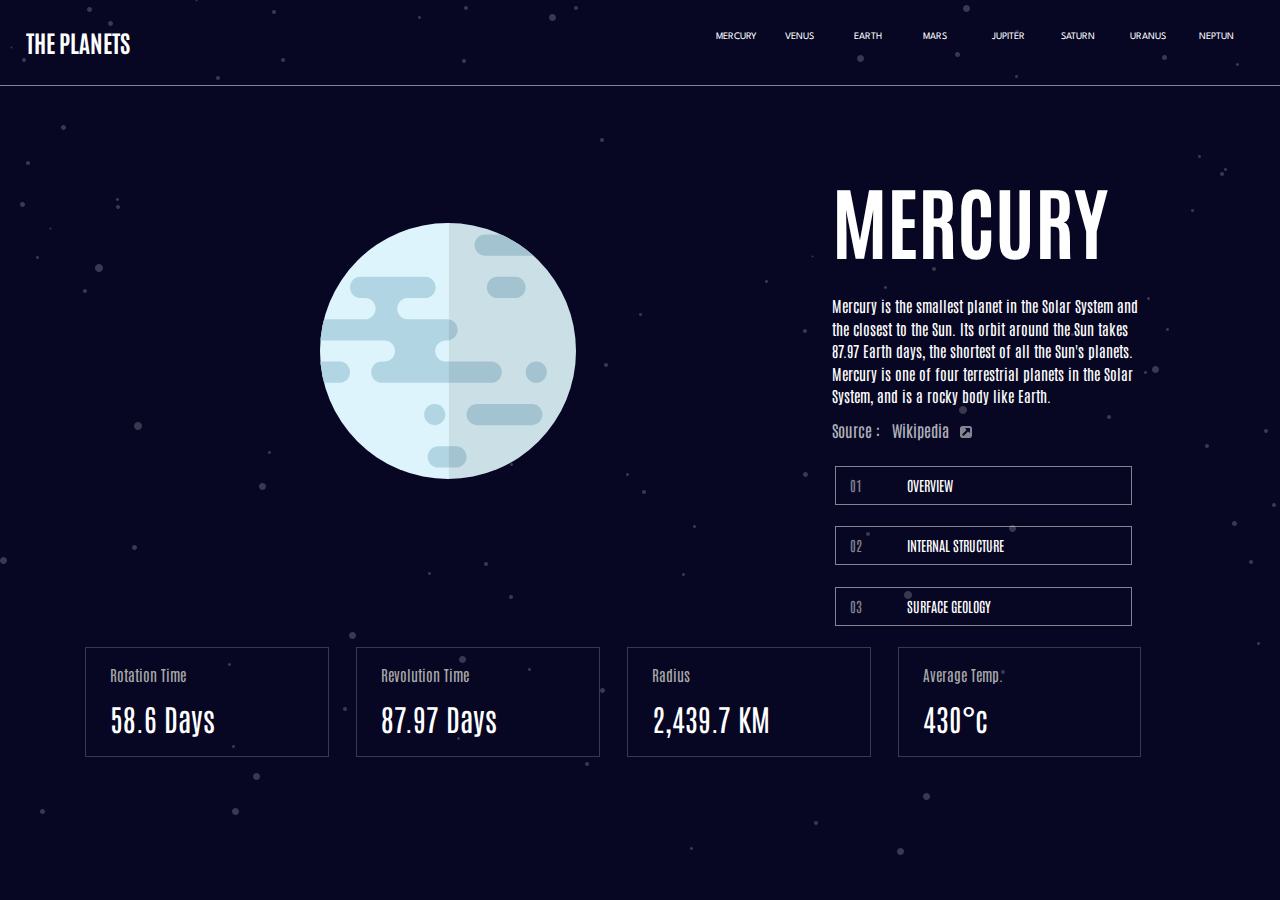
<file: index.html>
<!DOCTYPE html>
<html lang="en">

<head>
    <meta charset="UTF-8">
    <meta name="viewport" content="width=device-width, initial-scale=1.0">
    <link rel="icon" type="image/png" sizes="32x32" href="assets/favicon-32x32.png">
    <link rel="stylesheet" href="style.css">
    <script src="https://ajax.googleapis.com/ajax/libs/jquery/3.6.0/jquery.min.js"></script>
    <title>Frontend Mentor | Planets fact site</title>
</head>
<header>
    <h2 id="logo">THE PLANETS</h2> <img id="menu" src="assets/icon-hamburger.png">
    <nav id="nva">
        <ul>
            <li id="prvi"> <a href="index.html">
                         Mercury<br/>
                    </a> </li>
            <li id="drugi"> <a href="venus.html">
                        Venus</a> </li>
            <li id="tretji"> <a href="earth.html">
                        Earth</a> </li>
            <li id="cetrti"> <a href="mars.html">
                        Mars</a> </li>
            <li id="peti"> <a href="jupiter.html">
                        Jupiter</a> </li>
            <li id="sesto"> <a href="saturn.html">
                        Saturn</a> </li>
            <li id="sedm"> <a href="uranus.html">
                        Uranus</a> </li>
            <li id="osm"> <a href="neptune.html">
                        Neptun</a> </li>
        </ul>
    </nav>
</header>

<body>
    <div id="ovMob">
        <div id="overview"><a href="#">OVERVIEW</a></div>
        <div id="structure"><a href="#">STRUCTURE</a></div>
        <div id="surface"><a href="#">SURFACE </a> </div>
    </div><img id="merSlika" src="assets/planet-mercury.svg">
    <div><img id="popUp" src="assets/geology-mercury.png"></div>
    <div id="merc">
        <input type="number" value="1" id="nevidse">
        <h1 id="mercNaslov">Mercury</h1>
        <div id="overTxtMerc">Mercury is the smallest planet in the Solar System and the closest to the Sun. Its orbit around the Sun takes 87.97 Earth days, the shortest of all the Sun's planets. Mercury is one of four terrestrial planets in the Solar System, and is a rocky body like Earth. </div>
        <div id="strMerc">Mercury appears to have a solid silicate crust and mantle overlying a solid, iron sulfide outer core layer, a deeper liquid core layer, and a solid inner core. The planet's density is the second highest in the Solar System at 5.427 g/cm3 , only slightly less than Earth's density. </div>
        <div id="srfcMerc">Source : Wikipedia Mercury's surface is similar in appearance to that of the Moon, showing extensive mare-like plains and heavy cratering, indicating that it has been geologically inactive for billions of years. It is more heterogeneous than either Mars's or the Moon’s. </div>
    </div>
    <div id="zani">Source :<a href="">Wikipedia</a><img src="assets/icon-source.svg"></div>
    <div id="ovTbt">
        <div id="overviewTbt">
            <p>01</p>OVERVIEW</div>
        <div id="structureTbt">
            <p>02</p>INTERNAL STRUCTURE</div>
        <div id="surfaceTbt">
            <p>03</p>SURFACE GEOLOGY </div>
    </div>
    <div id="zan">Source :<a href="">Wikipedia</a><img src="assets/icon-source.svg"></div>
    <div id="dosdn">
        <div id="z">
            <p id="zar">Rotation Time</p>
            <p id="desn">58.6 Days</p>
        </div>
        <div id="z">
            <p id="zar">Revolution Time</p>
            <p id="desn">87.97 Days</p>
        </div>
        <div id="z">
            <p id="zar">Radius</p>
            <p id="desn">2,439.7 KM</p>
        </div>
        <div id="z">
            <p id="zar">Average Temp.</p>
            <p id="desn">430°c</p>
        </div>
    </div>
</body>
<script src="main.js"></script>

</html>
</file>
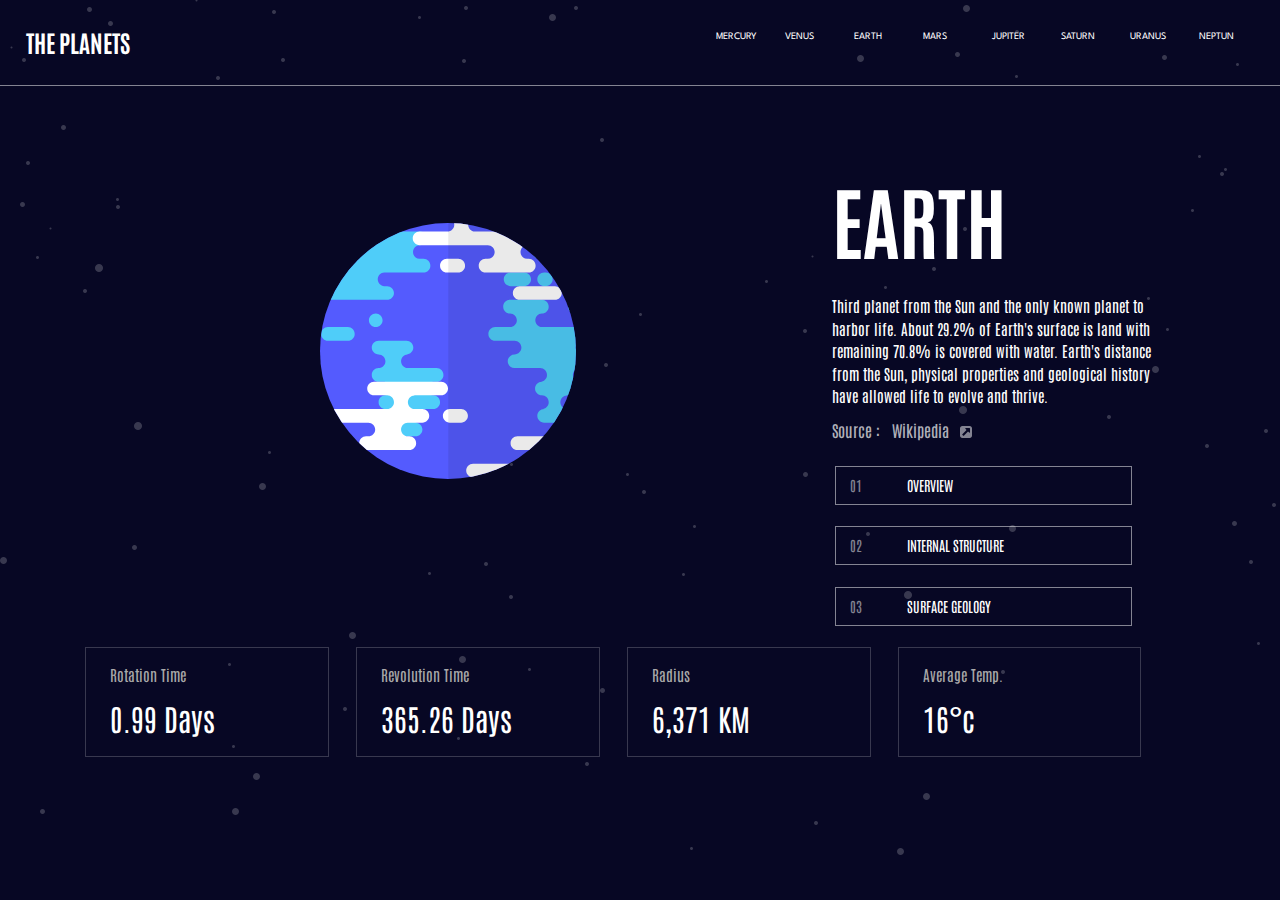
<file: earth.html>
<!DOCTYPE html>
<html lang="en">

<head>
    <meta charset="UTF-8">
    <meta name="viewport" content="width=device-width, initial-scale=1.0">
    <link rel="icon" type="image/png" sizes="32x32" href="./assets/favicon-32x32.png">
    <link rel="stylesheet" href="style.css">
    <script src="https://ajax.googleapis.com/ajax/libs/jquery/3.6.0/jquery.min.js"></script>
    <title>Frontend Mentor | Planets fact site</title>
</head>
<header>
    <h2 id="logo">THE PLANETS</h2> <img id="menu" src="assets/icon-hamburger.png">
    <nav id="nva">
        <ul>
            <li id="prvi"> <a href="index.html">
                         Mercury<br/>
                    </a> </li>
            <li id="drugi"> <a href="venus.html">
                        Venus</a> </li>
            <li id="tretji"> <a href="earth.html">
                        Earth</a> </li>
            <li id="cetrti"> <a href="mars.html">
                        Mars</a> </li>
            <li id="peti"> <a href="jupiter.html">
                        Jupiter</a> </li>
            <li id="sesto"> <a href="saturn.html">
                        Saturn</a> </li>
            <li id="sedm"> <a href="uranus.html">
                        Uranus</a> </li>
            <li id="osm"> <a href="neptune.html">
                        Neptun</a> </li>
        </ul>
    </nav>
</header>

<body>
    <div id="ovMob">
        <div id="overview"><a href="#">OVERVIEW</a></div>
        <div id="structure"><a href="#">STRUCTURE</a></div>
        <div id="surface"><a href="#">SURFACE </a> </div>
    </div><img id="merSlika" src="assets/planet-earth.svg">
    <div><img id="popUp" src="assets/geology-earth.png"></div>
    <div id="merc">
        <input type="number" value="3" id="nevidse">
        <h1 id="mercNaslov">Earth</h1>
        <div id="overTxtMerc">Third planet from the Sun and the only known planet to harbor life. About 29.2% of Earth's surface is land with remaining 70.8% is covered with water. Earth's distance from the Sun, physical properties and geological history have allowed life to evolve and thrive. </div>
        <div id="strMerc">Earth's interior, like that of the other terrestrial planets, is divided into layers by their chemical or physical (rheological) properties. The outer layer is a chemically distinct silicate solid crust, which is underlain by a highly viscous solid mantle.</div>
        <div id="srfcMerc"> The total surface area of Earth is about 510 million km2. The continental crust consists of lower density material such as the igneous rocks granite and andesite. Less common is basalt, a denser volcanic rock that is the primary constituent of the ocean floors.</div>
    </div>
    <div id="zani">Source :<a href="">Wikipedia</a><img src="assets/icon-source.svg"></div>
    <div id="ovTbt">
        <div id="overviewTbt">
            <p>01</p>OVERVIEW</div>
        <div id="structureTbt">
            <p>02</p>INTERNAL STRUCTURE</div>
        <div id="surfaceTbt">
            <p>03</p>SURFACE GEOLOGY </div>
    </div>
    <div id="zan">Source :<a href="">Wikipedia</a><img src="assets/icon-source.svg"></div>
    <div id="dosdn">
        <div id="z">
            <p id="zar">Rotation Time</p>
            <p id="desn">0.99 Days</p>
        </div>
        <div id="z">
            <p id="zar">Revolution Time</p>
            <p id="desn">365.26 Days</p>
        </div>
        <div id="z">
            <p id="zar">Radius</p>
            <p id="desn">6,371 KM</p>
        </div>
        <div id="z">
            <p id="zar">Average Temp.</p>
            <p id="desn">16°c</p>
        </div>
    </div>
</body>
<script src="main.js"></script>

</html>
</file>
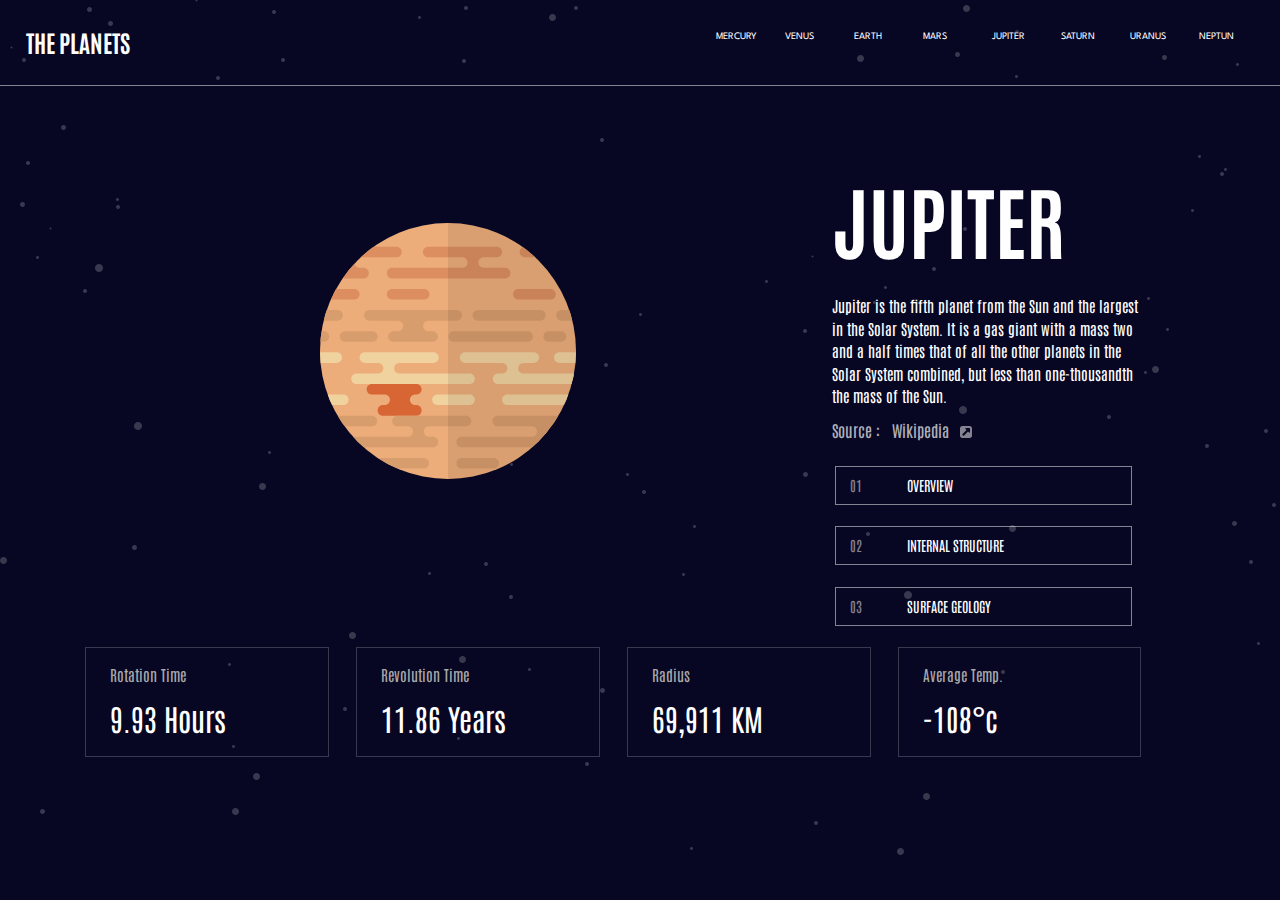
<file: jupiter.html>
<!DOCTYPE html>
<html lang="en">

<head>
    <meta charset="UTF-8">
    <meta name="viewport" content="width=device-width, initial-scale=1.0">
    <link rel="icon" type="image/png" sizes="32x32" href="./assets/favicon-32x32.png">
    <link rel="stylesheet" href="style.css">
    <script src="https://ajax.googleapis.com/ajax/libs/jquery/3.6.0/jquery.min.js"></script>
    <title>Frontend Mentor | Planets fact site</title>
</head>
<header>
    <h2 id="logo">THE PLANETS</h2> <img id="menu" src="assets/icon-hamburger.png">
    <nav id="nva">
        <ul>
            <li id="prvi"> <a href="index.html">
                         Mercury<br/>
                    </a> </li>
            <li id="drugi"> <a href="venus.html">
                        Venus</a> </li>
            <li id="tretji"> <a href="earth.html">
                        Earth</a> </li>
            <li id="cetrti"> <a href="mars.html">
                        Mars</a> </li>
            <li id="peti"> <a href="jupiter.html">
                        Jupiter</a> </li>
            <li id="sesto"> <a href="saturn.html">
                        Saturn</a> </li>
            <li id="sedm"> <a href="uranus.html">
                        Uranus</a> </li>
            <li id="osm"> <a href="neptune.html">
                        Neptun</a> </li>
        </ul>
    </nav>
</header>

<body>
    <div id="ovMob">
        <div id="overview"><a href="#">OVERVIEW</a></div>
        <div id="structure"><a href="#">STRUCTURE</a></div>
        <div id="surface"><a href="#">SURFACE </a> </div>
    </div><img id="merSlika" src="assets/planet-jupiter.svg">
    <div><img id="popUp" src="assets/geology-jupiter.png"></div>
    <div id="merc">
        <input type="number" value="5" id="nevidse">
        <h1 id="mercNaslov">Jupiter</h1>
        <div id="overTxtMerc">Jupiter is the fifth planet from the Sun and the largest in the Solar System. It is a gas giant with a mass two and a half times that of all the other planets in the Solar System combined, but less than one-thousandth the mass of the Sun.</div>
        <div id="strMerc"> When the Juno arrived in 2016, it found that Jupiter has a very diffuse core that mixes into its mantle. A possible cause is an impact from a planet of about ten Earth masses a few million years after Jupiter's formation, which would have disrupted an originally solid Jovian core.</div>
        <div id="srfcMerc"> The best known feature of Jupiter is the Great Red Spot, a persistent anticyclonic storm located 22° south of the equator. It is known to have existed since at least 1831, and possibly since 1665.</div>
    </div>
    <div id="zani">Source :<a href="">Wikipedia</a><img src="assets/icon-source.svg"></div>
    <div id="ovTbt">
        <div id="overviewTbt">
            <p>01</p>OVERVIEW</div>
        <div id="structureTbt">
            <p>02</p>INTERNAL STRUCTURE</div>
        <div id="surfaceTbt">
            <p>03</p>SURFACE GEOLOGY </div>
    </div>
    <div id="zan">Source :<a href="">Wikipedia</a><img src="assets/icon-source.svg"></div>
    <div id="dosdn">
        <div id="z">
            <p id="zar">Rotation Time</p>
            <p id="desn"> 9.93 Hours </p>
        </div>
        <div id="z">
            <p id="zar">Revolution Time</p>
            <p id="desn"> 11.86 Years </p>
        </div>
        <div id="z">
            <p id="zar">Radius</p>
            <p id="desn"> 69,911 KM </p>
        </div>
        <div id="z">
            <p id="zar">Average Temp.</p>
            <p id="desn">-108°c</p>
        </div>
    </div>
</body>
<script src="main.js"></script>

</html>
</file>
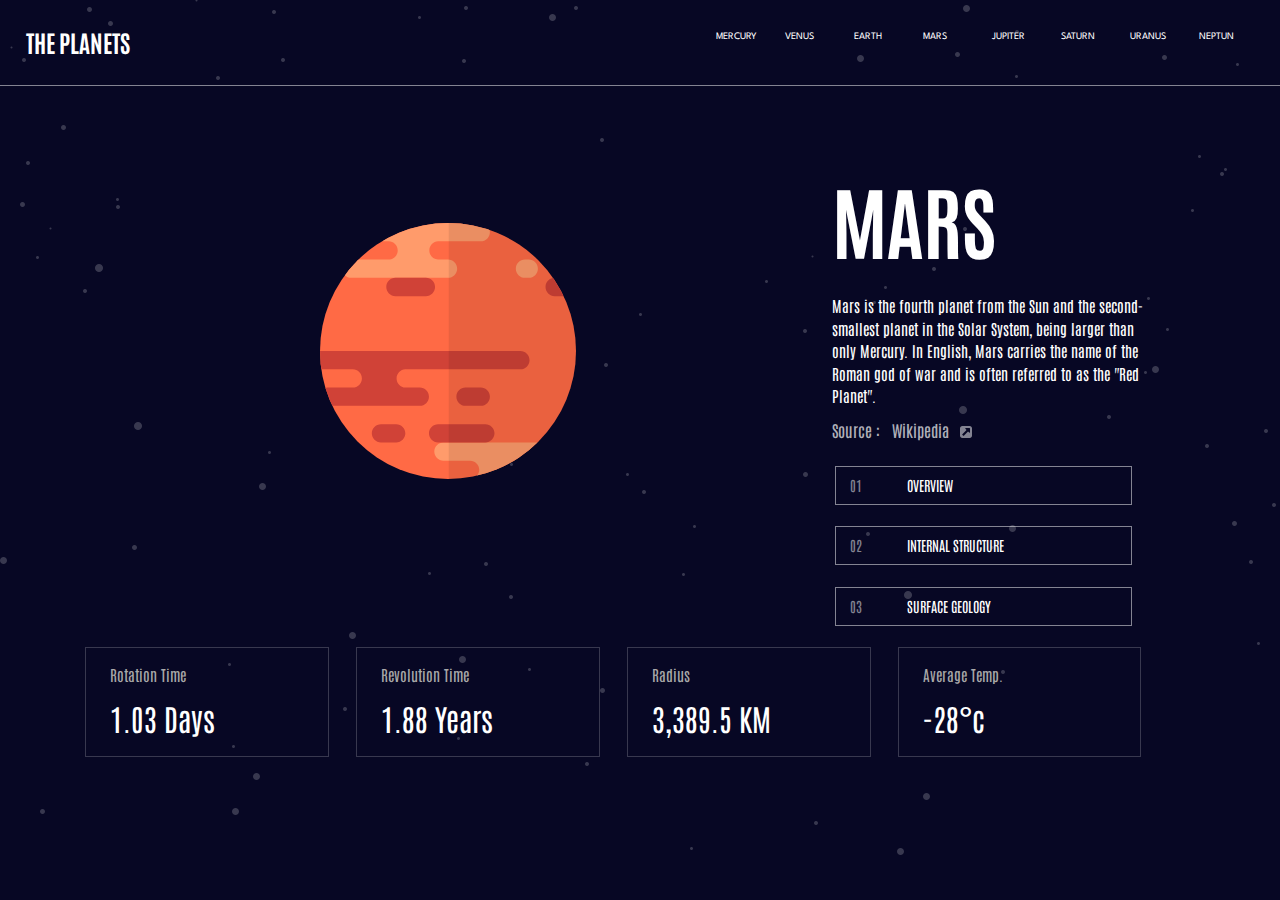
<file: mars.html>
<!DOCTYPE html>
<html lang="en">

<head>
    <meta charset="UTF-8">
    <meta name="viewport" content="width=device-width, initial-scale=1.0">
    <link rel="icon" type="image/png" sizes="32x32" href="./assets/favicon-32x32.png">
    <link rel="stylesheet" href="style.css">
    <script src="https://ajax.googleapis.com/ajax/libs/jquery/3.6.0/jquery.min.js"></script>
    <title>Frontend Mentor | Planets fact site</title>
</head>
<header>
    <h2 id="logo">THE PLANETS</h2> <img id="menu" src="assets/icon-hamburger.png">
    <nav id="nva">
        <ul>
            <li id="prvi"> <a href="index.html">
                         Mercury<br/>
                    </a> </li>
            <li id="drugi"> <a href="venus.html">
                        Venus</a> </li>
            <li id="tretji"> <a href="earth.html">
                        Earth</a> </li>
            <li id="cetrti"> <a href="mars.html">
                        Mars</a> </li>
            <li id="peti"> <a href="jupiter.html">
                        Jupiter</a> </li>
            <li id="sesto"> <a href="saturn.html">
                        Saturn</a> </li>
            <li id="sedm"> <a href="uranus.html">
                        Uranus</a> </li>
            <li id="osm"> <a href="neptune.html">
                        Neptun</a> </li>
        </ul>
    </nav>
</header>

<body>
    <div id="ovMob">
        <div id="overview"><a href="#">OVERVIEW</a></div>
        <div id="structure"><a href="#">STRUCTURE</a></div>
        <div id="surface"><a href="#">SURFACE </a> </div>
    </div><img id="merSlika" src="assets/planet-mars.svg">
    <div><img id="popUp" src="assets/geology-mars.png"></div>
    <div id="merc">
        <input type="number" value="4" id="nevidse">
        <h1 id="mercNaslov">Mars</h1>
        <div id="overTxtMerc">Mars is the fourth planet from the Sun and the second-smallest planet in the Solar System, being larger than only Mercury. In English, Mars carries the name of the Roman god of war and is often referred to as the "Red Planet".</div>
        <div id="strMerc">Like Earth, Mars has differentiated into a dense metallic core overlaid by less dense materials. Scientists initially determined that the core is at least partially liquid. Current models of its interior imply a core consisting primarily of iron and nickel with about 16–17% sulfur.</div>
        <div id="srfcMerc"> Mars is a terrestrial planet whose surface consists of minerals containing silicon and oxygen, metals, and other elements that typically make up rock. The surface is primarily composed of tholeiitic basalt, although parts are more silica-rich than typical basalt.</div>
    </div>
    <div id="zani">Source :<a href="">Wikipedia</a><img src="assets/icon-source.svg"></div>
    <div id="ovTbt">
        <div id="overviewTbt">
            <p>01</p>OVERVIEW</div>
        <div id="structureTbt">
            <p>02</p>INTERNAL STRUCTURE</div>
        <div id="surfaceTbt">
            <p>03</p>SURFACE GEOLOGY </div>
    </div>
    <div id="zan">Source :<a href="">Wikipedia</a><img src="assets/icon-source.svg"></div>
    <div id="dosdn">
        <div id="z">
            <p id="zar">Rotation Time</p>
            <p id="desn">1.03 Days</p>
        </div>
        <div id="z">
            <p id="zar">Revolution Time</p>
            <p id="desn">1.88 Years</p>
        </div>
        <div id="z">
            <p id="zar">Radius</p>
            <p id="desn">3,389.5 KM</p>
        </div>
        <div id="z">
            <p id="zar">Average Temp.</p>
            <p id="desn">-28°c</p>
        </div>
    </div>
</body>
<script src="main.js"></script>

</html>
</file>
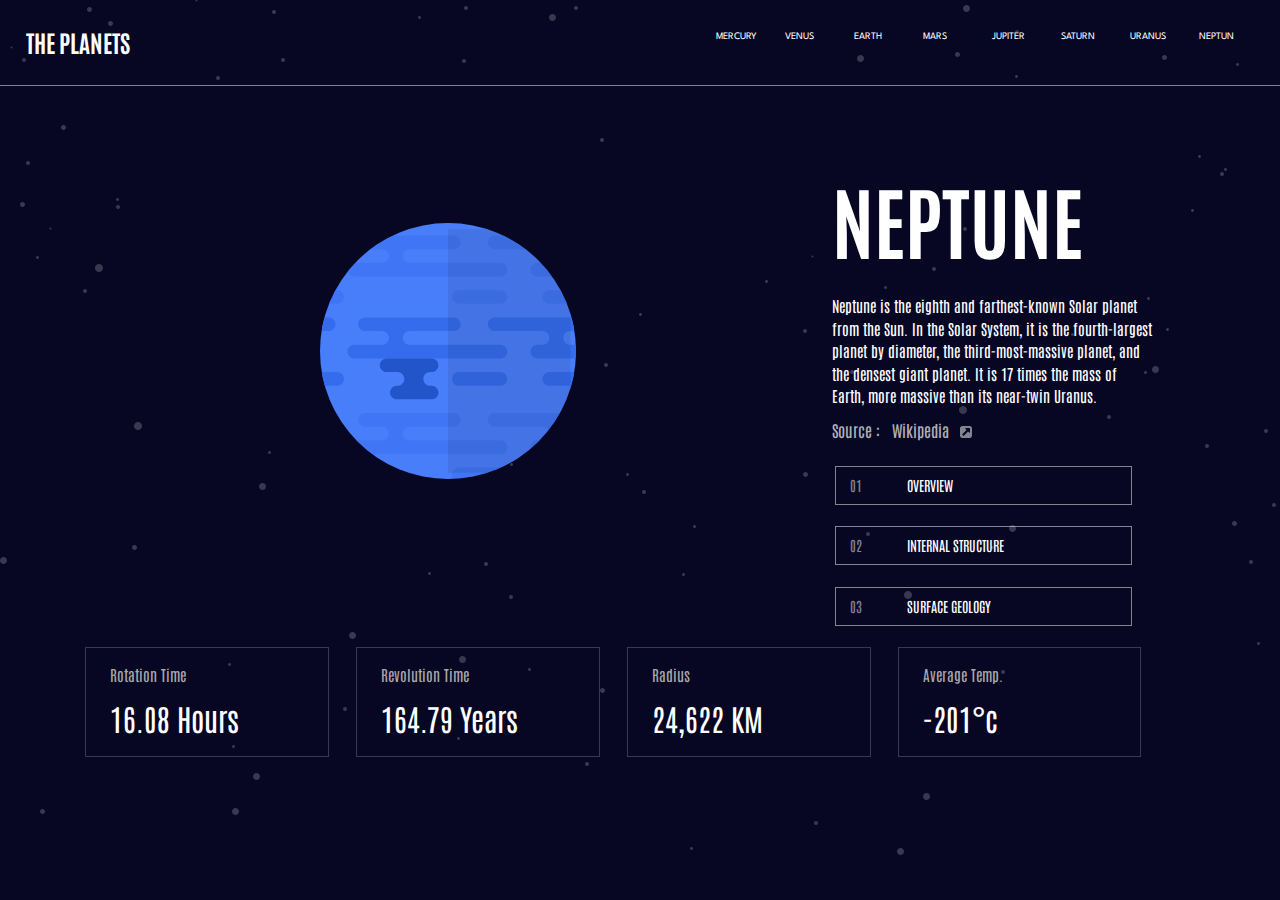
<file: neptune.html>
<!DOCTYPE html>
<html lang="en">

<head>
    <meta charset="UTF-8">
    <meta name="viewport" content="width=device-width, initial-scale=1.0">
    <link rel="icon" type="image/png" sizes="32x32" href="./assets/favicon-32x32.png">
    <link rel="stylesheet" href="style.css">
    <script src="https://ajax.googleapis.com/ajax/libs/jquery/3.6.0/jquery.min.js"></script>
    <title>Frontend Mentor | Planets fact site</title>
</head>
<header>
    <h2 id="logo">THE PLANETS</h2> <img id="menu" src="assets/icon-hamburger.png">
    <nav id="nva">
        <ul>
            <li id="prvi"> <a href="index.html">
                         Mercury<br/>
                    </a> </li>
            <li id="drugi"> <a href="venus.html">
                        Venus</a> </li>
            <li id="tretji"> <a href="earth.html">
                        Earth</a> </li>
            <li id="cetrti"> <a href="mars.html">
                        Mars</a> </li>
            <li id="peti"> <a href="jupiter.html">
                        Jupiter</a> </li>
            <li id="sesto"> <a href="saturn.html">
                        Saturn</a> </li>
            <li id="sedm"> <a href="uranus.html">
                        Uranus</a> </li>
            <li id="osm"> <a href="neptune.html">
                        Neptun</a> </li>
        </ul>
    </nav>
</header>

<body>
    <div id="ovMob">
        <div id="overview"><a href="#">OVERVIEW</a></div>
        <div id="structure"><a href="#">STRUCTURE</a></div>
        <div id="surface"><a href="#">SURFACE </a> </div>
    </div><img id="merSlika" src="assets/planet-neptune.svg">
    <div><img id="popUp" src="assets/geology-neptune.png"></div>
    <div id="merc">
        <input type="number" value="8" id="nevidse">
        <h1 id="mercNaslov">Neptune</h1>
        <div id="overTxtMerc">Neptune is the eighth and farthest-known Solar planet from the Sun. In the Solar System, it is the fourth-largest planet by diameter, the third-most-massive planet, and the densest giant planet. It is 17 times the mass of Earth, more massive than its near-twin Uranus.</div>
        <div id="strMerc">Neptune's internal structure resembles that of Uranus. Its atmosphere forms about 5% to 10% of its mass and extends perhaps 10% to 20% of the way towards the core. Increasing concentrations of methane, ammonia and water are found in the lower regions.</div>
        <div id="srfcMerc">Neptune's atmosphere is 80% hydrogen and 19% helium. A trace amount of methane is also present. Prominent absorption bands of methane exist at wavelengths above 600 nm, in the red and infrared portion of the spectrum.</div>
    </div>
    <div id="zani">Source :<a href="">Wikipedia</a><img src="assets/icon-source.svg"></div>
    <div id="ovTbt">
        <div id="overviewTbt">
            <p>01</p>OVERVIEW</div>
        <div id="structureTbt">
            <p>02</p>INTERNAL STRUCTURE</div>
        <div id="surfaceTbt">
            <p>03</p>SURFACE GEOLOGY </div>
    </div>
    <div id="zan">Source :<a href="">Wikipedia</a><img src="assets/icon-source.svg"></div>
    <div id="dosdn">
        <div id="z">
            <p id="zar">Rotation Time</p>
            <p id="desn"> 16.08 Hours </p>
        </div>
        <div id="z">
            <p id="zar">Revolution Time</p>
            <p id="desn"> 164.79 Years </p>
        </div>
        <div id="z">
            <p id="zar">Radius</p>
            <p id="desn"> 24,622 KM </p>
        </div>
        <div id="z">
            <p id="zar">Average Temp.</p>
            <p id="desn"> -201°c </p>
        </div>
    </div>
</body>
<script src="main.js"></script>

</html>
</file>
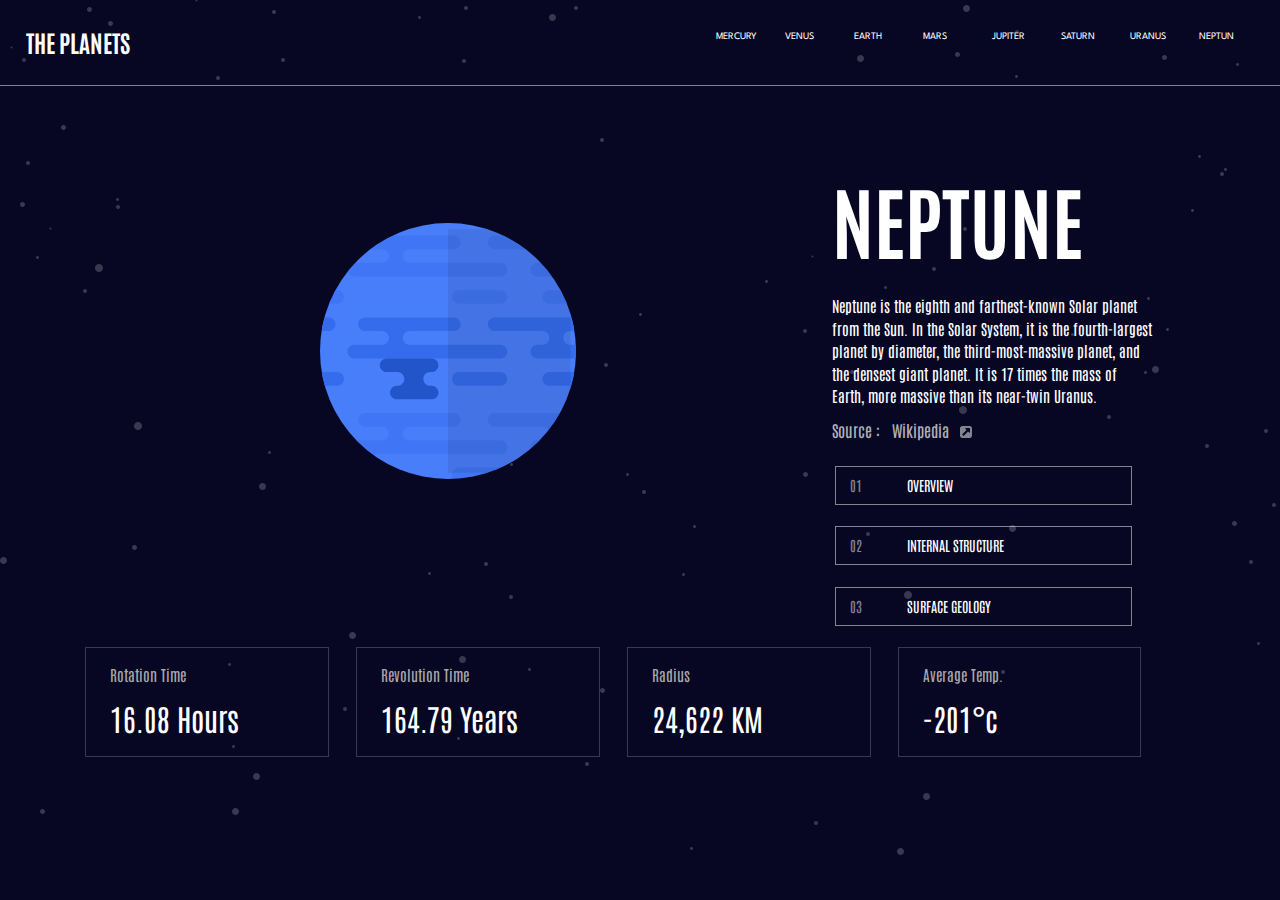
<file: prelaz.html>
<!DOCTYPE html>
<html lang="en">

<head>
    <meta charset="UTF-8">
    <meta name="viewport" content="width=device-width, initial-scale=1.0">
    <link rel="icon" type="image/png" sizes="32x32" href="./assets/favicon-32x32.png">
    <link rel="stylesheet" href="style.css">
    <script src="https://ajax.googleapis.com/ajax/libs/jquery/3.6.0/jquery.min.js"></script>
    <title>Frontend Mentor | Planets fact site</title>
</head>
<header>
    <h2 id="logo">THE PLANETS</h2> <img id="menu" src="assets/icon-hamburger.png">
    <nav id="nva">
        <ul>
            <li id="prvi"> <a href="index.html">
                         Mercury<br/>
                    </a> </li>
            <li id="drugi"> <a href="venus.html">
                        Venus</a> </li>
            <li id="tretji"> <a href="earth.html">
                        Earth</a> </li>
            <li id="cetrti"> <a href="mars.html">
                        Mars</a> </li>
            <li id="peti"> <a href="jupiter.html">
                        Jupiter</a> </li>
            <li id="sesto"> <a href="saturn.html">
                        Saturn</a> </li>
            <li id="sedm"> <a href="uranus.html">
                        Uranus</a> </li>
            <li id="osm"> <a href="neptune.html">
                        Neptun</a> </li>
        </ul>
    </nav>
</header>

<body>
    <div id="ovMob">
        <div id="overview"><a href="#">OVERVIEW</a></div>
        <div id="structure"><a href="#">STRUCTURE</a></div>
        <div id="surface"><a href="#">SURFACE </a> </div>
    </div><img id="merSlika" src="assets/planet-neptune.svg">
    <div id="merc">
        <input type="number" value="8" id="nevidse">
        <h1 id="mercNaslov">Neptune</h1>
        <div id="overTxtMerc">Neptune is the eighth and farthest-known Solar planet from the Sun. In the Solar System, it is the fourth-largest planet by diameter, the third-most-massive planet, and the densest giant planet. It is 17 times the mass of Earth, more massive than its near-twin Uranus.</div>
        <div id="strMerc">Neptune's internal structure resembles that of Uranus. Its atmosphere forms about 5% to 10% of its mass and extends perhaps 10% to 20% of the way towards the core. Increasing concentrations of methane, ammonia and water are found in the lower regions.</div>
        <div id="srfcMerc">Neptune's atmosphere is 80% hydrogen and 19% helium. A trace amount of methane is also present. Prominent absorption bands of methane exist at wavelengths above 600 nm, in the red and infrared portion of the spectrum.</div>
    </div>
    <div id="zani">Source :<a href="">Wikipedia</a><img src="assets/icon-source.svg"></div>
    <div id="ovTbt">
        <div id="overviewTbt">
            <p>01</p>OVERVIEW</div>
        <div id="structureTbt">
            <p>02</p>INTERNAL STRUCTURE</div>
        <div id="surfaceTbt">
            <p>03</p>SURFACE GEOLOGY </div>
    </div>
    <div id="zan">Source :<a href="">Wikipedia</a><img src="assets/icon-source.svg"></div>
    <div id="dosdn">
        <div id="z">
            <p id="zar">Rotation Time</p>
            <p id="desn"> 16.08 Hours </p>
        </div>
        <div id="z">
            <p id="zar">Revolution Time</p>
            <p id="desn"> 164.79 Years </p>
        </div>
        <div id="z">
            <p id="zar">Radius</p>
            <p id="desn"> 24,622 KM </p>
        </div>
        <div id="z">
            <p id="zar">Average Temp.</p>
            <p id="desn"> -201°c </p>
        </div>
    </div>
</body>
<script src="main.js"></script>

</html>
</file>
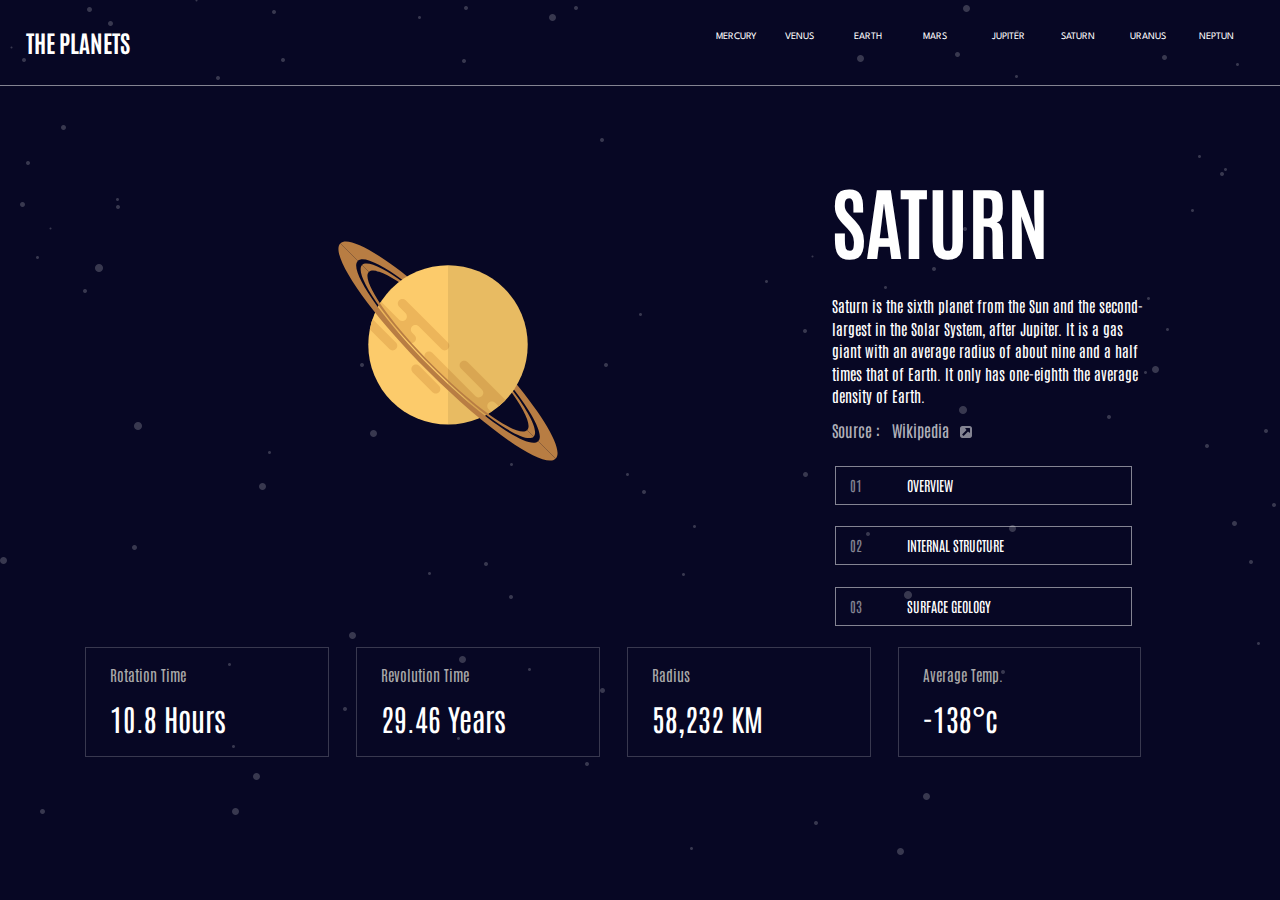
<file: saturn.html>
<!DOCTYPE html>
<html lang="en">

<head>
    <meta charset="UTF-8">
    <meta name="viewport" content="width=device-width, initial-scale=1.0">
    <link rel="icon" type="image/png" sizes="32x32" href="./assets/favicon-32x32.png">
    <link rel="stylesheet" href="style.css">
    <script src="https://ajax.googleapis.com/ajax/libs/jquery/3.6.0/jquery.min.js"></script>
    <title>Frontend Mentor | Planets fact site</title>
</head>
<header>
    <h2 id="logo">THE PLANETS</h2> <img id="menu" src="assets/icon-hamburger.png">
    <nav id="nva">
        <ul>
            <li id="prvi"> <a href="index.html">
                         Mercury<br/>
                    </a> </li>
            <li id="drugi"> <a href="venus.html">
                        Venus</a> </li>
            <li id="tretji"> <a href="earth.html">
                        Earth</a> </li>
            <li id="cetrti"> <a href="mars.html">
                        Mars</a> </li>
            <li id="peti"> <a href="jupiter.html">
                        Jupiter</a> </li>
            <li id="sesto"> <a href="saturn.html">
                        Saturn</a> </li>
            <li id="sedm"> <a href="uranus.html">
                        Uranus</a> </li>
            <li id="osm"> <a href="neptune.html">
                        Neptun</a> </li>
        </ul>
    </nav>
</header>

<body>
    <div id="ovMob">
        <div id="overview"><a href="#">OVERVIEW</a></div>
        <div id="structure"><a href="#">STRUCTURE</a></div>
        <div id="surface"><a href="#">SURFACE </a> </div>
    </div><img id="merSlika" src="assets/planet-saturn.svg">
    <div><img id="popUp" src="assets/geology-saturn.png"></div>
    <div id="merc">
        <input type="number" value="6" id="nevidse">
        <h1 id="mercNaslov">Saturn</h1>
        <div id="overTxtMerc"> Saturn is the sixth planet from the Sun and the second-largest in the Solar System, after Jupiter. It is a gas giant with an average radius of about nine and a half times that of Earth. It only has one-eighth the average density of Earth.</div>
        <div id="strMerc"> Despite consisting mostly of hydrogen and helium, most of Saturn's mass is not in the gas phase, because hydrogen becomes a non-ideal liquid when the density is above 0.01 g/cm3, which is reached at a radius containing 99.9% of Saturn's mass.</div>
        <div id="srfcMerc"> The outer atmosphere of Saturn contains 96.3% molecular hydrogen and 3.25% helium by volume. The planet's most famous feature is its prominent ring system, which is composed mostly of ice particles with a smaller amount of rocky debris and dust. </div>
    </div>
    <div id="zani">Source :<a href="">Wikipedia</a><img src="assets/icon-source.svg"></div>
    <div id="ovTbt">
        <div id="overviewTbt">
            <p>01</p>OVERVIEW</div>
        <div id="structureTbt">
            <p>02</p>INTERNAL STRUCTURE</div>
        <div id="surfaceTbt">
            <p>03</p>SURFACE GEOLOGY </div>
    </div>
    <div id="zan">Source :<a href="">Wikipedia</a><img src="assets/icon-source.svg"></div>
    <div id="dosdn">
        <div id="z">
            <p id="zar">Rotation Time</p>
            <p id="desn"> 10.8 Hours </p>
        </div>
        <div id="z">
            <p id="zar">Revolution Time</p>
            <p id="desn"> 29.46 Years </p>
        </div>
        <div id="z">
            <p id="zar">Radius</p>
            <p id="desn"> 58,232 KM </p>
        </div>
        <div id="z">
            <p id="zar">Average Temp.</p>
            <p id="desn">-138°c</p>
        </div>
    </div>
</body>
<script src="main.js"></script>

</html>
</file>
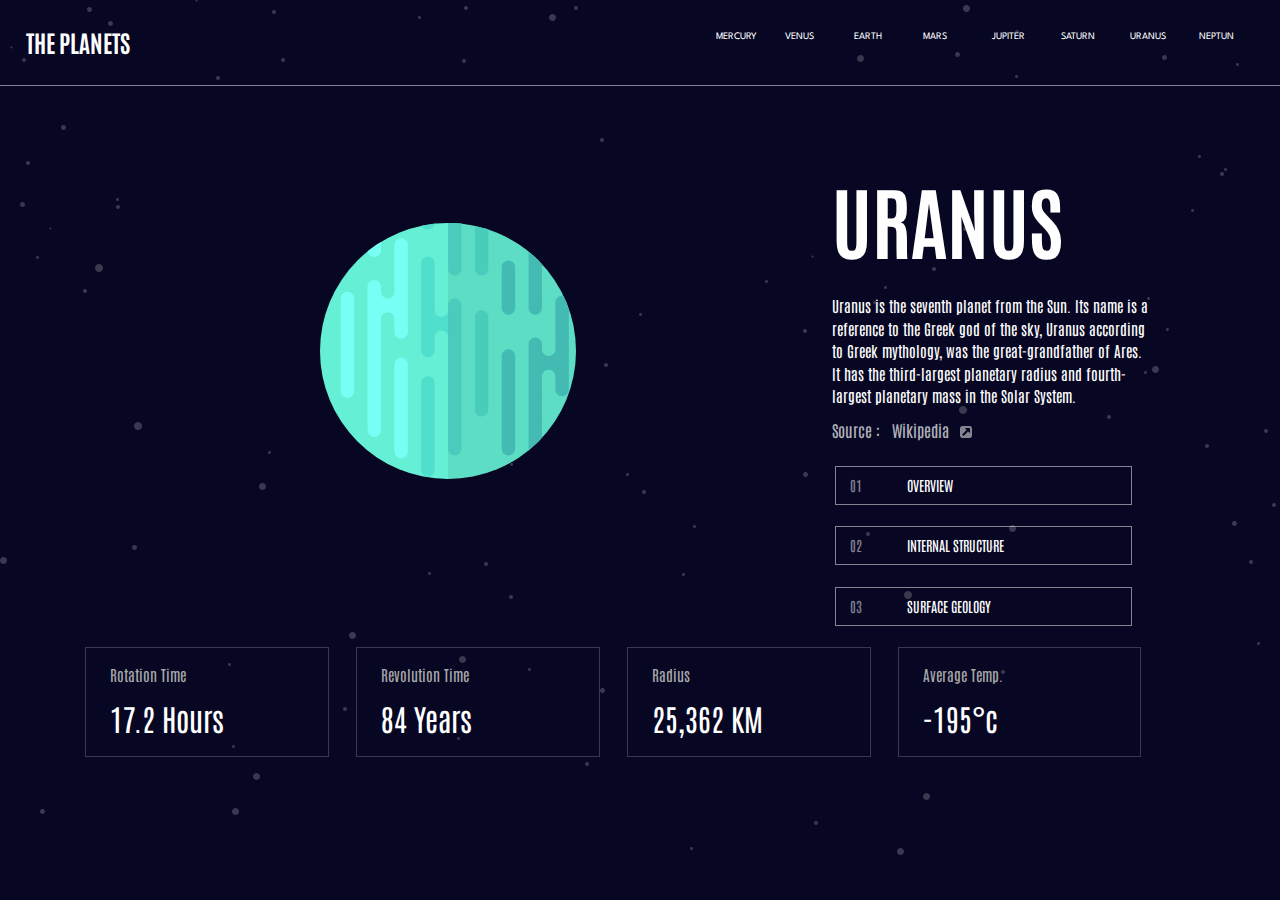
<file: uranus.html>
<!DOCTYPE html>
<html lang="en">

<head>
    <meta charset="UTF-8">
    <meta name="viewport" content="width=device-width, initial-scale=1.0">
    <link rel="icon" type="image/png" sizes="32x32" href="./assets/favicon-32x32.png">
    <link rel="stylesheet" href="style.css">
    <script src="https://ajax.googleapis.com/ajax/libs/jquery/3.6.0/jquery.min.js"></script>
    <title>Frontend Mentor | Planets fact site</title>
</head>
<header>
    <h2 id="logo">THE PLANETS</h2> <img id="menu" src="assets/icon-hamburger.png">
    <nav id="nva">
        <ul>
            <li id="prvi"> <a href="index.html">
                         Mercury<br/>
                    </a> </li>
            <li id="drugi"> <a href="venus.html">
                        Venus</a> </li>
            <li id="tretji"> <a href="earth.html">
                        Earth</a> </li>
            <li id="cetrti"> <a href="mars.html">
                        Mars</a> </li>
            <li id="peti"> <a href="jupiter.html">
                        Jupiter</a> </li>
            <li id="sesto"> <a href="saturn.html">
                        Saturn</a> </li>
            <li id="sedm"> <a href="uranus.html">
                        Uranus</a> </li>
            <li id="osm"> <a href="neptune.html">
                        Neptun</a> </li>
        </ul>
    </nav>
</header>

<body>
    <div id="ovMob">
        <div id="overview"><a href="#">OVERVIEW</a></div>
        <div id="structure"><a href="#">STRUCTURE</a></div>
        <div id="surface"><a href="#">SURFACE </a> </div>
    </div><img id="merSlika" src="assets/planet-uranus.svg">
    <div><img id="popUp" src="assets/geology-uranus.png"></div>
    <div id="merc">
        <input type="number" value="7" id="nevidse">
        <h1 id="mercNaslov">Uranus</h1>
        <div id="overTxtMerc"> Uranus is the seventh planet from the Sun. Its name is a reference to the Greek god of the sky, Uranus according to Greek mythology, was the great-grandfather of Ares. It has the third-largest planetary radius and fourth-largest planetary mass in the Solar System.</div>
        <div id="strMerc"> The standard model of Uranus's structure is that it consists of three layers: a rocky (silicate/iron–nickel) core in the centre, an icy mantle in the middle and an outer gaseous hydrogen/helium envelope. The core is relatively small, with a mass of only 0.55 Earth masses.</div>
        <div id="srfcMerc"> The composition of Uranus's atmosphere is different from its bulk, consisting mainly of molecular hydrogen and helium. The helium molar fraction, i.e. the number of helium atoms per molecule of gas, is 0.15±0.03 in the upper troposphere. </div>
    </div>
    <div id="zani">Source :<a href="">Wikipedia</a><img src="assets/icon-source.svg"></div>
    <div id="ovTbt">
        <div id="overviewTbt">
            <p>01</p>OVERVIEW</div>
        <div id="structureTbt">
            <p>02</p>INTERNAL STRUCTURE</div>
        <div id="surfaceTbt">
            <p>03</p>SURFACE GEOLOGY </div>
    </div>
    <div id="zan">Source :<a href="">Wikipedia</a><img src="assets/icon-source.svg"></div>
    <div id="dosdn">
        <div id="z">
            <p id="zar">Rotation Time</p>
            <p id="desn"> 17.2 Hours </p>
        </div>
        <div id="z">
            <p id="zar">Revolution Time</p>
            <p id="desn"> 84 Years </p>
        </div>
        <div id="z">
            <p id="zar">Radius</p>
            <p id="desn"> 25,362 KM </p>
        </div>
        <div id="z">
            <p id="zar">Average Temp.</p>
            <p id="desn">-195°c</p>
        </div>
    </div>
</body>
<script src="main.js"></script>

</html>
</file>
<file: style.css>
@import url('https://fonts.googleapis.com/css2?family=Antonio&display=swap');
@import url('https://fonts.googleapis.com/css2?family=Spartan:wght@700&display=swap');
* {
    font-family: 'Antonio', sans-serif;
}

#ovTbt {
    display: none;
}

body {
    background: #070724;
    background-image: url(http://127.0.0.1:50473/assets/background-stars.png);
}

#nevidse {
    display: none;
}

#menu {
    width: 7%;
    cursor: pointer;
    background: #070724;
    margin: 0% 0% 1% 3%
}

#logo {
    width: 80%;
    border-radius: 0px;
    color: white;
    display: inline-block;
    margin: 2% 0% 0% 5%;
}

nav {
    text-overflow: clip;
    overflow: hidden;
    margin-top: 15%;
    display: none;
    background-color: #070724;
    width: 100%;
    height: 100vh;
    position: relative;
    z-index: 50;
}

ul li {
    background-color: #070724;
    margin: 0% 0% 0% 3%;
    width: 95%;
    border-radius: 0px;
    color: white;
    font-size: 45px;
    background-image: url(http://127.0.0.1:50473/assets/icon-chevron.png);
    background-position: right;
    background-repeat: no-repeat;
    border-bottom: 0.2px solid rgb(255, 255, 255, 0.5);
    padding: 0% 0% 2% 0%;
}

#zani {
    display: none;
}

ul li:last-child {
    border: none;
}

#prvi {
    color: #DEF4fc;
    font-size: 45px;
}

#drugi {
    color: #F7CC7F;
}

#tretji {
    color: #545BFE;
}

#cetrti {
    color: #FF6A45;
}

#peti {
    color: #ECAD7A;
}

#sesto {
    color: #FCCB6B
}

#sedm {
    color: #65F0D5;
}

#osm {
    color: #497EFA;
}

ul li a {
    cursor: pointer;
    font-size: 15px;
    text-decoration: none;
    color: white;
    text-transform: uppercase;
    font-family: 'Spartan', sans-serif;
    margin-left: 0%;
    padding: 0%;
}

#merSlika {
    width: 30%;
    margin: 15% 35% 15% 35%;
    border-radius: 0px;
    position: relative;
}

#popUp {
    position: absolute;
    width: 25%;
    margin-top: -30%;
    margin-left: 35%;
    float: left;
    display: none;
}

header {
    height: 45px;
    border-bottom: 0.2px solid rgb(255, 255, 255, 0.5);
}

#ovMob {
    padding: 5% 0% 0% 0%;
    height: 35px;
    width: 100%;
    display: inline-block;
    border-bottom: 0.2px solid rgb(255, 255, 255, 0.5);
}

#overview {
    margin-left: 7%;
    width: 30%;
    display: inline-block;
}

#structure {
    width: 30%;
    display: inline-block;
}

#surface {
    width: 30%;
    display: inline-block;
    text-align: center;
}

#surface a {
    color: white;
    text-decoration: none;
}

#structure a {
    color: white;
    text-decoration: none;
}

#overview a {
    color: white;
    text-decoration: none;
    padding-bottom: 8%;
}

.active {
    border-bottom: 5px solid #419EBB;
}

#mercNaslov {
    text-transform: uppercase;
    text-align: center;
    color: white;
    font-family: 'Antonio', sans-serif;
    font-size: 40px;
}

#merc {
    text-align: center;
    width: 90%;
    margin-left: 5%;
    color: white;
    font-family: 'Spartan', sans-serif;
    font-size: 13px;
    line-height: 1.5;
}

#strMerc {
    display: none;
}

#srfcMerc {
    display: none;
}

#z {
    border: 1px solid rgb(255, 255, 255, .2);
    height: 48px;
    color: white;
    text-align: right;
    width: 90%;
    margin: 5% 0% 0% 5%;
}

#zar {
    margin: 5% 0% 0% 0%;
    height: 16px;
    font-size: 12px;
    display: inline-block;
    float: left;
    width: 40%;
    text-align: left;
    margin-left: 5%;
    color: darkgray;
}

#desn {
    margin-right: 5%;
    display: inline-block;
    float: right;
    width: 40%;
    text-align: right;
    height: 25.88px;
    font-size: 20px;
    margin: 2% 5% 0% 0%;
}

#zan {
    color: rgb(255, 255, 255, .5);
    font-size: 14px;
    margin: 10% 0% 0% 0%;
    width: 40%;
    height: 35px;
    margin-left: 30%;
    margin-right: 30%;
    text-align: center;
}

#zan img {
    margin-left: 5%;
}

#zan a {
    color: rgb(255, 255, 255, .5);
}

@media screen and (min-width: 700px) {
    * {
        margin: 0;
        padding: 0;
    }
    body {
        background-image: url("assets/background-stars.png");
    }
    header {
        border: none;
    }
    #logo {
        display: block;
        text-align: center;
        width: 90%;
    }
    #zani {
        display: none;
    }
    #ovMob {
        display: none;
    }
    nav {
        margin: 0%;
        margin-bottom: 0%;
        padding: 0% 0% 5% 0%;
        display: block;
        background-color: transparent;
        width: 100%;
        height: 7vh;
        border-bottom: 1px solid rgb(255, 255, 255, .5);
    }
    ul li {
        background-color: #070724;
        margin: 5% 0% 0% 0%;
        width: 100%;
        border-radius: 0px;
        color: white;
        font-size: 4px;
        background-image: none;
        background-position: none;
        border: none;
        padding: 0% 0% 0% 2%;
        display: inline;
    }
    ul li a {
        cursor: pointer;
        font-size: 10px;
        text-decoration: none;
        color: white;
        text-transform: uppercase;
        font-family: 'Spartan', sans-serif;
        margin-left: 0%;
        padding: 0%;
    }
    #prvi {
        display: inline-flex;
        float: left;
        width: 8%;
        margin-left: 10%;
    }
    #drugi {
        display: inline-flex;
        float: left;
        width: 8%;
    }
    #tretji {
        display: inline-flex;
        float: left;
        width: 8%;
    }
    #cetrti {
        display: inline-flex;
        float: left;
        width: 8%;
    }
    #peti {
        display: inline-flex;
        float: left;
        width: 8%;
    }
    #sesto {
        display: inline-flex;
        float: left;
        width: 8%;
    }
    #sedm {
        display: inline-flex;
        float: left;
        width: 8%;
    }
    #osm {
        display: inline-flex;
        float: left;
        width: 8%;
    }
    #menu {
        display: none;
    }
    #merSlika {
        width: 25%;
    }
    #merc {
        float: left;
        width: 45%;
        text-align: left;
        font-size: 15px;
    }
    #mercNaslov {
        margin-bottom: 5%;
        text-align: left;
    }
    #ovTbt {
        display: block;
        float: right;
        width: 45%;
        margin-top: 2%;
        margin-left: 4%;
    }
    #overviewTbt,
    p {
        color: rgb(255, 255, 255, .5);
        display: inline;
        margin: 5%;
        margin-right: 15%;
        padding-top: 2%;
    }
    #overviewTbt {
        cursor: pointer;
        display: block;
        width: 68%;
        border: 1px solid rgb(255, 255, 255, .5);
        margin: 0%;
        height: 28px;
        margin-left: 5%;
        font-size: 14px;
        color: white;
    }
    #overviewTbt:hover {
        background-color: slategray;
    }
    #structureTbt,
    p {
        color: rgb(255, 255, 255, .5);
        display: inline;
        margin: 5%;
        margin-right: 15%;
        padding-top: 2%;
    }
    #structureTbt {
        cursor: pointer;
        display: block;
        width: 68%;
        border: 1px solid rgb(255, 255, 255, .5);
        height: 28px;
        margin: 5%;
        font-size: 14px;
        color: white;
    }
    #structureTbt:hover {
        background-color: slategray;
    }
    #surfaceTbt,
    p {
        color: rgb(255, 255, 255, .5);
        display: inline;
        margin: 5%;
        margin-right: 15%;
        padding-top: 2%;
    }
    #surfaceTbt {
        cursor: pointer;
        color: white;
        text-align: left;
        display: block;
        width: 68%;
        font-size: 14px;
        border: 1px solid rgb(255, 255, 255, .5);
        height: 28px;
        margin: 5%;
    }
    #surfaceTbt:hover {
        background-color: slategray;
    }
    #zan {
        clear: both;
        display: block;
        width: 90%;
        text-align: left;
        margin-left: 5%;
        padding-top: 2%;
        margin-bottom: 5%;
    }
    #z {
        display: inline-block;
        width: 18%;
        margin: 0%;
        height: 88px;
        margin-left: 5%;
    }
    #zar {
        display: block;
        width: 89%;
        margin-left: 10%;
        text-align: left;
    }
    #desn {
        width: 90%;
        margin-top: 5%;
        margin-left: 0%;
        margin-right: 0%;
        display: block;
        text-align: left;
        color: white;
    }
    .active1 {
        background-color: #419EBB;
    }
    .active2 {
        background-color: #EDA249;
    }
    .active3 {
        background-color: #6D2ED5;
    }
    .active4 {
        background-color: #D14C32;
    }
    .active5 {
        background-color: #D83A34;
    }
    .active6 {
        background-color: #CD5120;
    }
    .active7 {
        background-color: #1EC1A2;
    }
    .active8 {
        background-color: #2D68F0;
    }
}

@media screen and (min-width: 950px) {
    * {
        margin: 0;
        padding: 0;
    }
    #logo {
        display: inline-block;
        text-align: left;
        width: 45%;
        float: left;
        margin: 2%;
        padding: 0%;
    }
    #ovMob {
        display: none;
    }
    header {
        border-bottom: 1px solid rgb(255, 255, 255, .5);
        height: 85px;
        width: 100%;
    }
    nav {
        margin: 2.5% 0% 0% 0%;
        padding: 0%;
        display: inline-block;
        background-color: transparent;
        width: 45%;
        float: right;
        border: none;
    }
    ul li {
        background-color: #070724;
        margin: 0% 0% 0% 0%;
        width: 100%;
        border-radius: 0px;
        color: white;
        font-size: 4px;
        background-image: none;
        background-position: none;
        border: none;
        padding: 0% 0% 0% 02%;
        display: inline-flex;
    }
    ul li a {
        display: inline-flex;
        cursor: pointer;
        font-size: 10px;
        text-decoration: none;
        color: white;
        text-transform: uppercase;
        font-family: 'Spartan', sans-serif;
        margin-left: 0%;
        padding: 0%;
        margin: 0%;
    }
    #prvi {
        display: inline-flex;
        float: left;
        width: 10%;
        margin-left: 0%;
    }
    #drugi {
        display: inline-flex;
        float: left;
        width: 10%;
        margin-left: 0%;
    }
    #tretji {
        display: inline-flex;
        float: left;
        width: 10%;
        margin-left: 0%;
    }
    #cetrti {
        display: inline-flex;
        float: left;
        width: 10%;
        margin-left: 0%;
    }
    #peti {
        display: inline-flex;
        float: left;
        width: 10%;
        margin-left: 0%;
    }
    #sesto {
        display: inline-flex;
        float: left;
        width: 10%;
        margin-left: 0%;
    }
    #sedm {
        display: inline-flex;
        float: left;
        width: 10%;
        margin-left: 0%;
    }
    #osm {
        display: inline-flex;
        float: left;
        width: 10%;
        margin-left: 0%;
    }
    #merSlika {
        margin: 0%;
        margin-right: 15%;
        margin-left: 25%;
        margin-top: 10%;
        width: 20%;
        display: inline-block;
        float: left;
    }
    #merc {
        float: left;
        width: 25%;
        display: inline-block;
        text-align: left;
        font-size: 15px;
    }
    #mercNaslov {
        margin-bottom: 5%;
        margin-top: 20%;
        text-align: left;
        font-size: 80px;
    }
    #zan {
        display: none;
    }
    #zani {
        display: inline-block;
        float: left;
        width: 30%;
        margin: 1% 0% 0% 5%;
        color: rgb(255, 255, 255, .7);
    }
    #zani a {
        text-decoration: none;
        color: rgb(255, 255, 255, .7);
        margin: 3%;
        width: 50%;
    }
    #dosdn {
        width: 90%;
        display: inline-block;
        clear: both;
        text-align: center;
        margin-left: 2%;
    }
    #z {
        display: inline-block;
        width: 21%;
        margin: 0%;
        margin-top: 0%;
        margin-bottom: 5%;
        height: 108px;
        margin-left: 2%;
    }
    #zar {
        display: block;
        width: 89%;
        font-size: 15px;
        margin-left: 10%;
        text-align: left;
    }
    #desn {
        width: 90%;
        margin-top: 5%;
        margin-left: 0%;
        margin-right: 0%;
        font-size: 30px;
        display: block;
        text-align: left;
        color: white;
    }
    #ovTbt {
        display: inline-block;
        float: left;
        width: 34%;
        margin-left: 3.5%;
        margin-top: 2%;
        padding: 0%;
    }
    #popUp {
        position: absolute;
        width: 15%;
        margin-top: 25%;
        margin-left: -35%;
        float: left;
        display: none;
    }
    .active1 {
        background-color: #419EBB;
    }
    .active2 {
        background-color: #EDA249;
    }
    .active3 {
        background-color: #6D2ED5;
    }
    .active4 {
        background-color: #D14C32;
    }
    .active5 {
        background-color: #D83A34;
    }
    .active6 {
        background-color: #CD5120;
    }
    .active7 {
        background-color: #1EC1A2;
    }
    .active8 {
        background-color: #2D68F0;
    }
}
</file>
